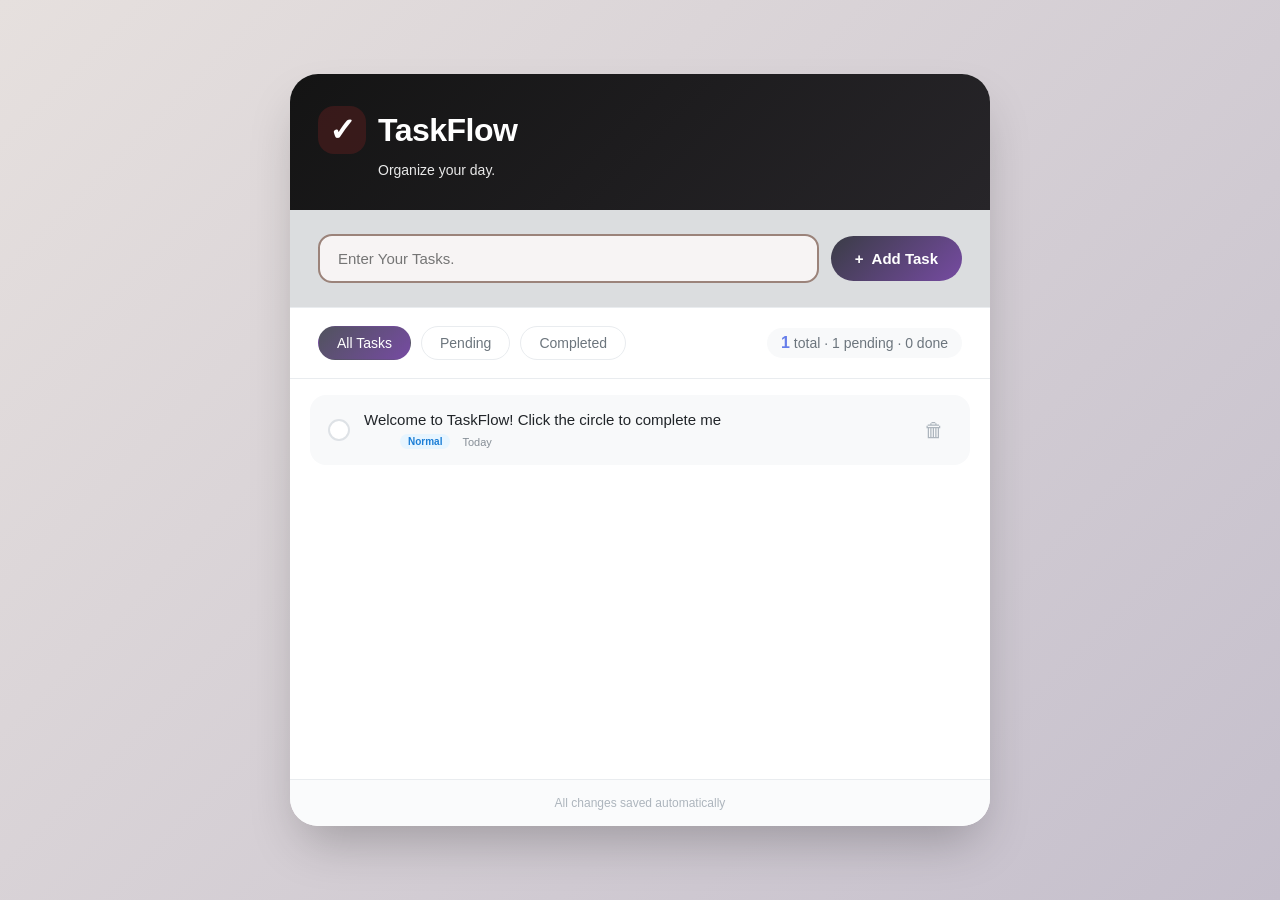
<file: TO-Do.html>
<!DOCTYPE html>
<html lang="en">
<head>
    <meta charset="UTF-8">
    <meta name="viewport" content="width=device-width, initial-scale=1.0">
    <title>TaskFlow | Smart Todo Application</title>
    <link rel="stylesheet" href="To-Do.css">
</head>
<body>
    <div class="app-wrapper">
        <div class="app-container">
        
            <header class="app-header">
                <div class="logo-area">
                    <span class="logo-icon">✓</span>
                    <h1>TaskFlow</h1>
                </div>
                <p class="tagline">Organize your day.</p>
            </header>

           
            <section class="add-task-section">
                <div class="input-wrapper">
                    <input type="text" id="taskInput" placeholder="Enter Your Tasks." autocomplete="off">
                    <button id="addTaskBtn" class="add-btn">
                        <span>+</span> Add Task
                    </button>
                </div>
            </section>

           
            <section class="filter-section">
                <div class="filter-tabs">
                    <button class="filter-tab active" data-filter="all">All Tasks</button>
                    <button class="filter-tab" data-filter="pending">Pending</button>
                    <button class="filter-tab" data-filter="completed">Completed</button>
                </div>
                <div class="stats-display" id="statsDisplay">
                    <span id="taskCount">0</span> tasks
                </div>
            </section>

          
            <section class="tasks-container">
                <ul id="taskList" class="task-list">
                    <li class="empty-state">
                    
                        <p>Your task list is empty</p>
                        <small>Add a task using the input above</small>
                    </li>
                </ul>
            </section>

           
            <footer class="app-footer">
                <p>All changes saved automatically</p>
            </footer>
        </div>
    </div>

    <script src="To-Do.js"></script>
</body>
</html>
</file>
<file: To-Do.css>
* {
    margin: 0;
    padding: 0;
    box-sizing: border-box;
}
body {
    font-family: 'Inter', -apple-system, BlinkMacSystemFont, 'Segoe UI', sans-serif;
    background: linear-gradient(135deg, #e6e0de 0%, #c5bfcc 100%);
    min-height: 100vh;
    padding: 20px;
    display: flex;
    align-items: center;
    justify-content: center;
}
.app-wrapper {
    width: 100%;
    max-width: 700px;
    margin: 0 auto;
}
.app-container {
    background: white;
    border-radius: 28px;
    box-shadow: 0 25px 50px -12px rgba(0, 0, 0, 0.25);
    overflow: hidden;
    transition: transform 0.2s ease;
}
.app-header {
    background: linear-gradient(135deg, #141414 0%, #272529 100%);
    padding: 32px 28px;
    color: white;
}
.logo-area {
    display: flex;
    align-items: center;
    gap: 12px;
    margin-bottom: 8px;
}
.logo-icon {
    font-size: 32px;
    font-weight: bold;
    background: rgba(189, 43, 43, 0.2);
    width: 48px;
    height: 48px;
    display: flex;
    align-items: center;
    justify-content: center;
    border-radius: 16px;
}
.app-header h1 {
    font-size: 32px;
    font-weight: 700;
    letter-spacing: -0.5px;
}
.tagline {
    font-size: 14px;
    opacity: 0.9;
    margin-top: 8px;
    margin-left: 60px;
}
.add-task-section {
    padding: 24px 28px;
    background: #dbdddf;
    border-bottom: 1px solid #e9ecef;
}
.input-wrapper {
    display: flex;
    gap: 12px;
    align-items: center;
}
#taskInput {
    flex: 1;
    padding: 14px 18px;
    border: 2px solid #9b837a;
    border-radius: 14px;
    font-size: 15px;
    font-family: 'Inter', sans-serif;
    transition: all 0.2s ease;
    outline: none;
    background: rgb(247, 244, 244);
}
#taskInput:focus {
    border-color: #e9eaf1;
    box-shadow: 0 0 0 3px rgba(102, 126, 234, 0.1);
}

.add-btn {
    background: linear-gradient(135deg, #3a3c46 0%, #764ba2 100%);
    color: white;
    border: none;
    padding: 14px 24px;
    border-radius: 50px;
    font-size: 15px;
    font-weight: 600;
    cursor: pointer;
    display: flex;
    align-items: center;
    gap: 8px;
    transition: all 0.2s ease;
    font-family: 'Inter', sans-serif;
}

.add-btn:hover {
    transform: translateY(-2px);
    box-shadow: 0 5px 15px rgba(114, 136, 233, 0.3);
}

.add-btn:active {
    transform: translateY(0);
}


.filter-section {
    padding: 18px 28px;
    background: white;
    display: flex;
    justify-content: space-between;
    align-items: center;
    border-bottom: 1px solid #e9ecef;
    flex-wrap: wrap;
    gap: 15px;
}

.filter-tabs {
    display: flex;
    gap: 10px;
}

.filter-tab {
    padding: 8px 18px;
    border: 1.5px solid #e9ecef;
    background: white;
    border-radius: 40px;
    font-size: 14px;
    font-weight: 500;
    cursor: pointer;
    transition: all 0.2s ease;
    font-family: 'Inter', sans-serif;
    color: #6c757d;
}

.filter-tab:hover {
    border-color: #6a7296;
    color: #667eea;
}

.filter-tab.active {
    background: linear-gradient(135deg, #51535e 0%, #764ba2 100%);
    border-color: transparent;
    color: white;
}

.stats-display {
    font-size: 14px;
    color: #6c757d;
    background: #f8f9fa;
    padding: 6px 14px;
    border-radius: 40px;
    font-weight: 500;
}

#taskCount {
    font-weight: 700;
    color: #667eea;
    font-size: 16px;
}

.tasks-container {
    background: white;
    min-height: 400px;
    max-height: 500px;
    overflow-y: auto;
}

.task-list {
    list-style: none;
    padding: 16px 20px;
}

.task-item {
    background: #f8f9fa;
    border-radius: 16px;
    padding: 16px 18px;
    margin-bottom: 10px;
    display: flex;
    align-items: center;
    justify-content: space-between;
    transition: all 0.2s ease;
    animation: slideIn 0.3s ease;
}

@keyframes slideIn {
    from {
        opacity: 0;
        transform: translateY(-10px);
    }
    to {
        opacity: 1;
        transform: translateY(0);
    }
}

.task-item:hover {
    background: #f1f3f5;
    transform: translateX(4px);
}


.task-content {
    display: flex;
    align-items: center;
    gap: 14px;
    flex: 1;
    cursor: pointer;
}


.task-checkbox {
    width: 22px;
    height: 22px;
    border-radius: 50%;
    border: 2px solid #dee2e6;
    background: white;
    display: inline-flex;
    align-items: center;
    justify-content: center;
    transition: all 0.2s ease;
    flex-shrink: 0;
}

.task-item.completed .task-checkbox {
    background: #46534f;
    border-color: #3f4b47;
    position: relative;
}

.task-item.completed .task-checkbox::after {
    content: "✓";
    color: white;
    font-size: 13px;
    font-weight: bold;
}

.task-text {
    font-size: 15px;
    color: #212529;
    font-weight: 500;
    word-break: break-word;
    flex: 1;
}

.task-item.completed .task-text {
    text-decoration: line-through;
    color: #adb5bd;
    font-weight: 400;
}


.task-meta {
    display: flex;
    gap: 12px;
    align-items: center;
    margin-top: 6px;
    margin-left: 36px;
    font-size: 11px;
    color: #868e96;
}

.priority-tag {
    background: #e7f5ff;
    color: #1c7ed6;
    padding: 2px 8px;
    border-radius: 20px;
    font-size: 10px;
    font-weight: 600;
}

.priority-tag.high {
    background: #ffe3e3;
    color: #e03131;
}

.priority-tag.medium {
    background: #fff3bf;
    color: #e67700;
}

.time-tag {
    display: flex;
    align-items: center;
    gap: 4px;
}


.delete-btn {
    background: none;
    border: none;
    font-size: 20px;
    cursor: pointer;
    padding: 8px;
    border-radius: 12px;
    transition: all 0.2s ease;
    color: #adb5bd;
    display: flex;
    align-items: center;
    justify-content: center;
    width: 36px;
    height: 36px;
}

.delete-btn:hover {
    background: #ffe3e3;
    color: #e03131;
    transform: scale(1.05);
}


.empty-state {
    text-align: center;
    padding: 60px 20px;
    color: #adb5bd;
}

.empty-icon {
    font-size: 64px;
    margin-bottom: 16px;
    opacity: 0.5;
}

.empty-state p {
    font-size: 18px;
    font-weight: 500;
    margin-bottom: 8px;
    color: #6c757d;
}

.empty-state small {
    font-size: 13px;
}


.app-footer {
    padding: 16px 28px;
    background: #fafbfc;
    border-top: 1px solid #e9ecef;
    text-align: center;
}

.app-footer p {
    font-size: 12px;
    color: #adb5bd;
}


.tasks-container::-webkit-scrollbar {
    width: 6px;
}

.tasks-container::-webkit-scrollbar-track {
    background: #f1f3f5;
}

.tasks-container::-webkit-scrollbar-thumb {
    background: #c7d2e7;
    border-radius: 10px;
}

.tasks-container::-webkit-scrollbar-thumb:hover {
    background: #a0aec0;
}


@media (max-width: 600px) {
    body {
        padding: 12px;
    }
    
    .app-header {
        padding: 24px 20px;
    }
    
    .add-task-section {
        padding: 18px 20px;
    }
    
    .filter-section {
        padding: 15px 20px;
        flex-direction: column;
        align-items: stretch;
    }
    
    .filter-tabs {
        justify-content: center;
    }
    
    .stats-display {
        text-align: center;
    }
    
    .task-list {
        padding: 12px 16px;
    }
    
    .task-item {
        padding: 12px 14px;
    }
    
    .task-meta {
        margin-left: 32px;
        flex-wrap: wrap;
    }
}

@media (max-width: 480px) {
    .input-wrapper {
        flex-direction: column;
    }
    
    .add-btn {
        justify-content: center;
    }
    
    .app-header h1 {
        font-size: 28px;
    }
}
</file>
